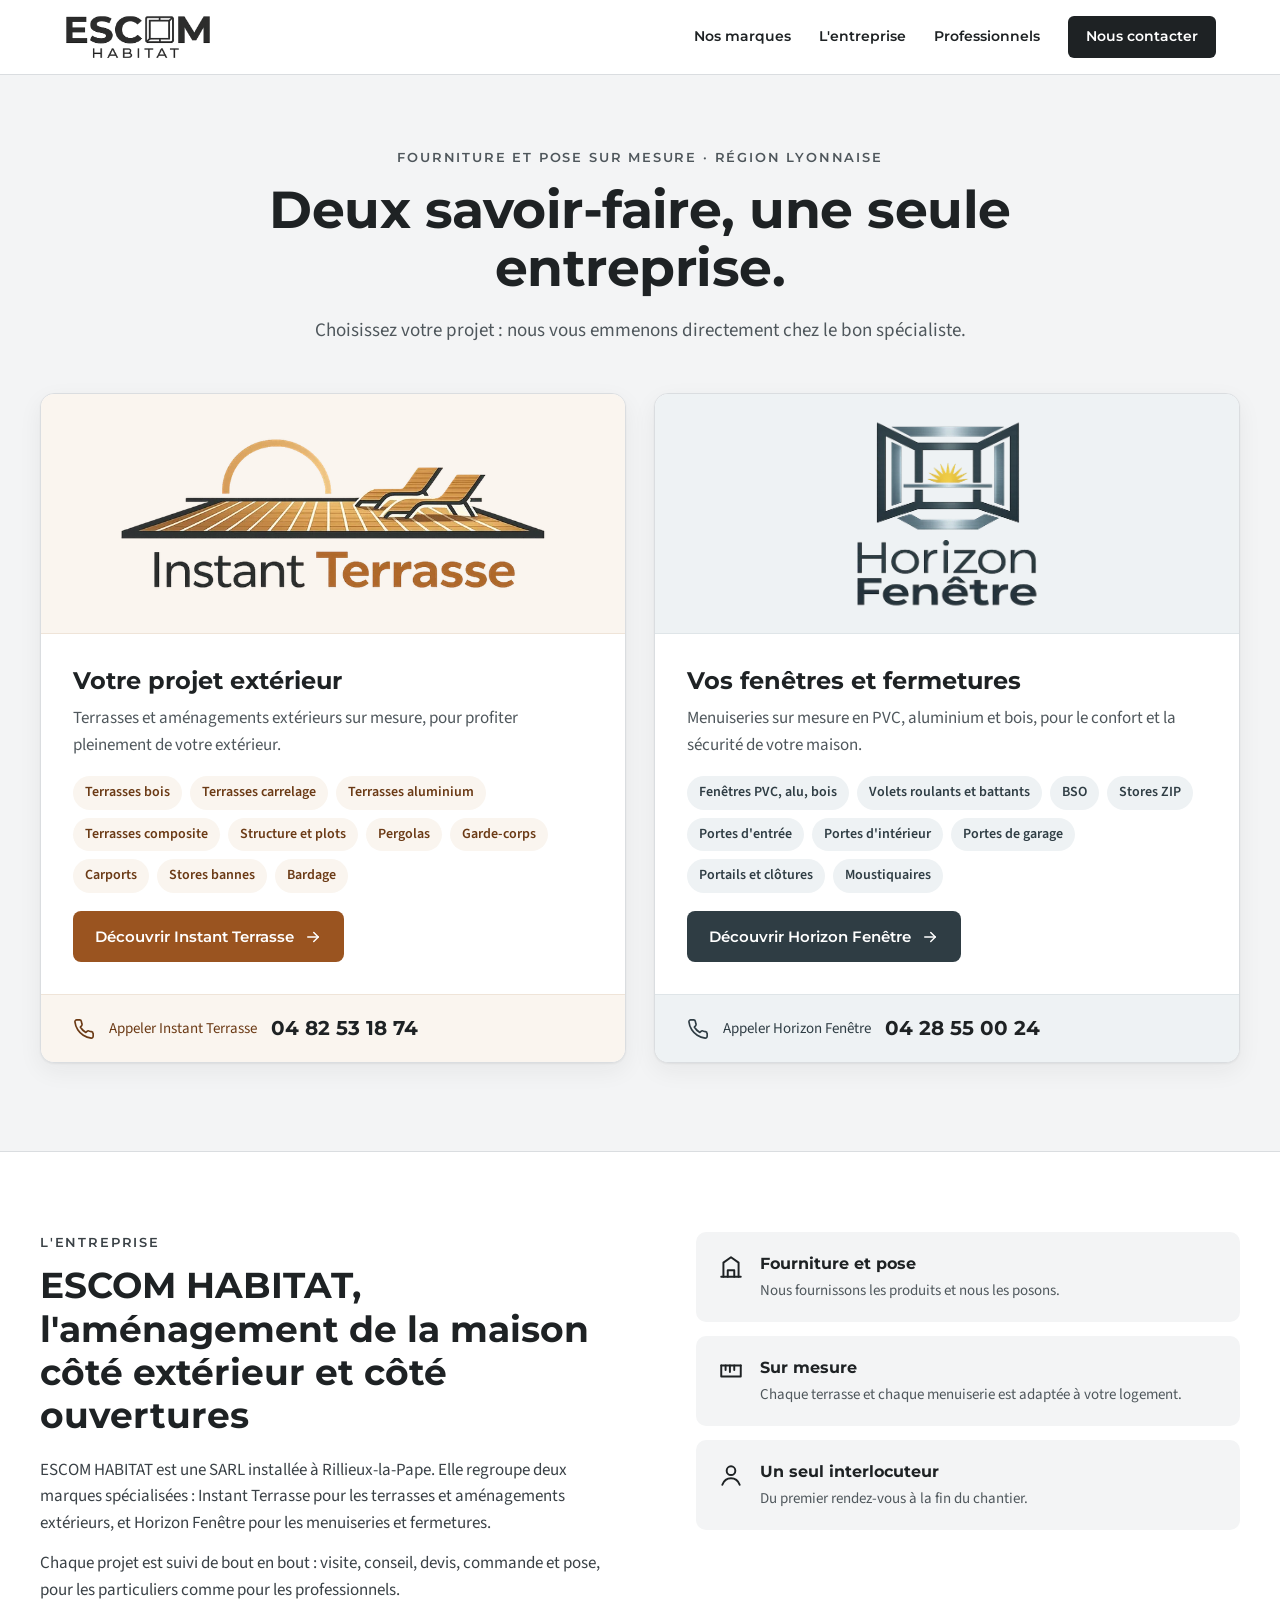
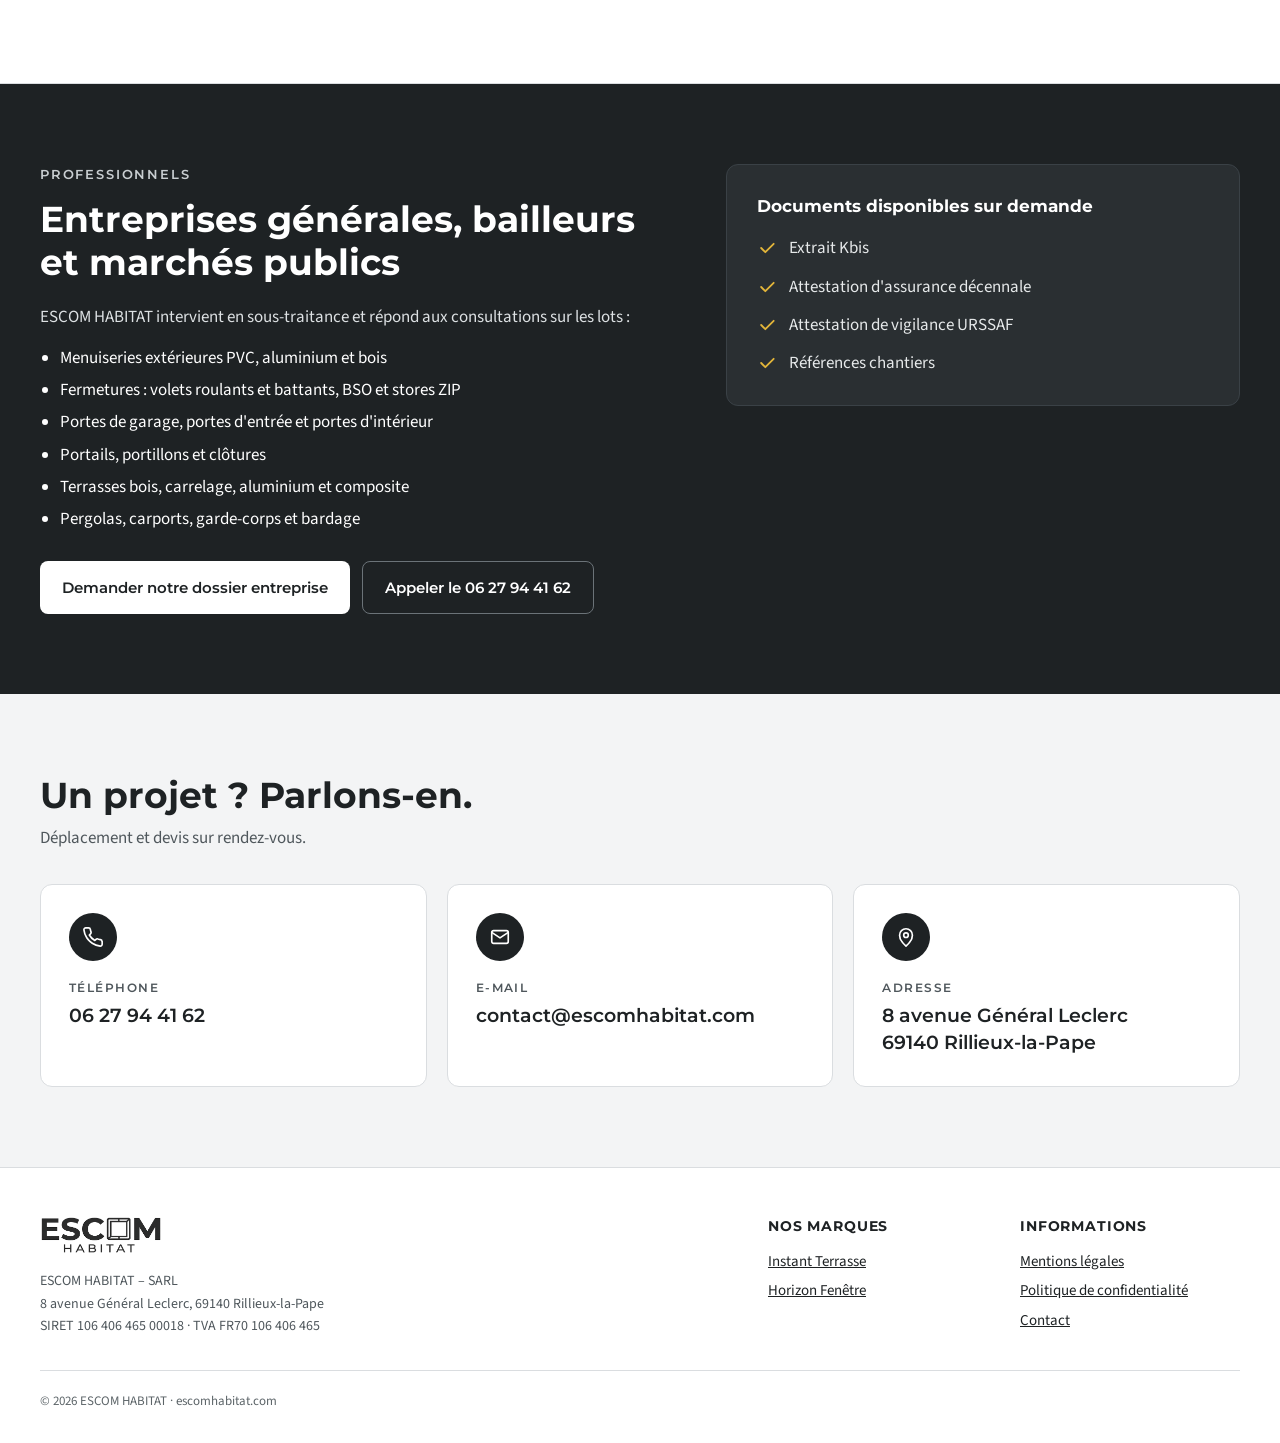
<file: index.html>
<!doctype html>
<html lang="fr">
<head>
<meta charset="utf-8">
<meta name="viewport" content="width=device-width, initial-scale=1">
<title>ESCOM HABITAT – Terrasses et menuiseries sur mesure | Rillieux-la-Pape</title>
<meta name="description" content="ESCOM HABITAT, entreprise de Rillieux-la-Pape, regroupe Instant Terrasse (terrasses, pergolas, carports, garde-corps) et Horizon Fenêtre (fenêtres, volets, portes, portails). Fourniture et pose sur mesure.">
<link rel="canonical" href="https://www.escomhabitat.com/">
<meta name="theme-color" content="#1E2224">

<meta property="og:type" content="website">
<meta property="og:locale" content="fr_FR">
<meta property="og:site_name" content="ESCOM HABITAT">
<meta property="og:title" content="ESCOM HABITAT – Terrasses et menuiseries sur mesure">
<meta property="og:description" content="Deux savoir-faire, une seule entreprise : Instant Terrasse et Horizon Fenêtre, en région lyonnaise.">
<meta property="og:url" content="https://www.escomhabitat.com/">
<meta property="og:image" content="https://www.escomhabitat.com/assets/img/og-escom-habitat.jpg">
<meta property="og:image:width" content="1200">
<meta property="og:image:height" content="630">
<meta name="twitter:card" content="summary_large_image">

<link rel="icon" href="/favicon.ico" sizes="48x48">
<link rel="icon" href="/assets/img/icon-192.png" type="image/png" sizes="192x192">
<link rel="apple-touch-icon" href="/apple-touch-icon.png">
<link rel="manifest" href="/site.webmanifest">

<link rel="preload" href="/assets/fonts/montserrat-latin-700-normal.woff2" as="font" type="font/woff2" crossorigin>
<link rel="preload" href="/assets/fonts/source-sans-3-latin-400-normal.woff2" as="font" type="font/woff2" crossorigin>
<link rel="stylesheet" href="/assets/css/style.css">

<script type="application/ld+json">
{
  "@context": "https://schema.org",
  "@type": "HomeAndConstructionBusiness",
  "@id": "https://www.escomhabitat.com/#entreprise",
  "name": "ESCOM HABITAT",
  "legalName": "ESCOM HABITAT SARL",
  "url": "https://www.escomhabitat.com/",
  "logo": "https://www.escomhabitat.com/assets/img/icon-512.png",
  "image": "https://www.escomhabitat.com/assets/img/og-escom-habitat.jpg",
  "description": "Fourniture et pose sur mesure de terrasses, pergolas, carports, garde-corps, fenêtres, volets, portes et portails.",
  "email": "contact@escomhabitat.com",
  "telephone": "+33627944162",
  "vatID": "FR70106406465",
  "taxID": "10640646500018",
  "address": {
    "@type": "PostalAddress",
    "streetAddress": "8 avenue Général Leclerc",
    "postalCode": "69140",
    "addressLocality": "Rillieux-la-Pape",
    "addressRegion": "Auvergne-Rhône-Alpes",
    "addressCountry": "FR"
  },
  "brand": [
    { "@type": "Brand", "name": "Instant Terrasse", "url": "https://instantterrasse.com/" },
    { "@type": "Brand", "name": "Horizon Fenêtre", "url": "https://www.horizonfenetre.com/" }
  ],
  "subOrganization": [
    { "@type": "HomeAndConstructionBusiness", "name": "Instant Terrasse", "url": "https://instantterrasse.com/", "telephone": "+33482531874" },
    { "@type": "HomeAndConstructionBusiness", "name": "Horizon Fenêtre", "url": "https://www.horizonfenetre.com/", "telephone": "+33428550024" }
  ]
}
</script>
</head>
<body>
<a class="skip" href="#contenu">Aller au contenu</a>

<header class="site-header">
  <div class="wrap">
    <a class="brand" href="/" aria-label="ESCOM HABITAT – accueil">
      <img src="/assets/img/escom-habitat.webp" alt="ESCOM HABITAT" width="148" height="46">
    </a>
    <nav class="nav" aria-label="Navigation principale">
      <a href="#marques">Nos marques</a>
      <a href="#societe">L'entreprise</a>
      <a href="#pros">Professionnels</a>
      <a class="nav-cta" href="#contact">Nous contacter</a>
    </nav>
  </div>
</header>

<main id="contenu">

  <section class="hero" id="accueil" aria-labelledby="titre-accueil">
    <div class="wrap">
      <div class="hero-head">
        <p class="eyebrow">Fourniture et pose sur mesure · Région lyonnaise</p>
        <h1 id="titre-accueil">Deux savoir-faire, une seule entreprise.</h1>
        <p class="hero-lead">Choisissez votre projet : nous vous emmenons directement chez le bon spécialiste.</p>
      </div>

      <div class="brands" id="marques">

        <article class="brand-card is-terrasse">
          <a class="brand-link" href="https://instantterrasse.com/">
            <div class="brand-logo">
              <img src="/assets/img/instant-terrasse.webp" alt="Instant Terrasse" width="680" height="246">
            </div>
            <div class="brand-body">
              <div>
                <h2>Votre projet extérieur</h2>
                <p>Terrasses et aménagements extérieurs sur mesure, pour profiter pleinement de votre extérieur.</p>
              </div>
              <ul class="tags" aria-label="Prestations Instant Terrasse">
                <li>Terrasses bois</li>
                <li>Terrasses carrelage</li>
                <li>Terrasses aluminium</li>
                <li>Terrasses composite</li>
                <li>Structure et plots</li>
                <li>Pergolas</li>
                <li>Garde-corps</li>
                <li>Carports</li>
                <li>Stores bannes</li>
                <li>Bardage</li>
              </ul>
              <span class="btn">Découvrir Instant Terrasse
                <svg aria-hidden="true" width="18" height="18" viewBox="0 0 24 24" fill="none" stroke="currentColor" stroke-width="2" stroke-linecap="round" stroke-linejoin="round"><path d="M5 12h14"/><path d="M13 6l6 6-6 6"/></svg>
              </span>
            </div>
          </a>
          <a class="brand-call" href="tel:+33482531874">
            <svg aria-hidden="true" width="22" height="22" viewBox="0 0 24 24" fill="none" stroke="currentColor" stroke-width="1.8" stroke-linecap="round" stroke-linejoin="round"><path d="M22 16.9v3a2 2 0 0 1-2.2 2 19.8 19.8 0 0 1-8.6-3.1 19.5 19.5 0 0 1-6-6A19.8 19.8 0 0 1 2.1 4.2 2 2 0 0 1 4.1 2h3a2 2 0 0 1 2 1.7c.1.9.4 1.8.7 2.7a2 2 0 0 1-.5 2.1L8 9.8a16 16 0 0 0 6 6l1.3-1.3a2 2 0 0 1 2.1-.4c.9.3 1.8.6 2.7.7a2 2 0 0 1 1.7 2z"/></svg>
            <span>Appeler Instant Terrasse</span>
            <strong>04 82 53 18 74</strong>
          </a>
        </article>

        <article class="brand-card is-fenetre">
          <a class="brand-link" href="https://www.horizonfenetre.com/">
            <div class="brand-logo">
              <img src="/assets/img/horizon-fenetre.webp" alt="Horizon Fenêtre" width="420" height="429">
            </div>
            <div class="brand-body">
              <div>
                <h2>Vos fenêtres et fermetures</h2>
                <p>Menuiseries sur mesure en PVC, aluminium et bois, pour le confort et la sécurité de votre maison.</p>
              </div>
              <ul class="tags" aria-label="Prestations Horizon Fenêtre">
                <li>Fenêtres PVC, alu, bois</li>
                <li>Volets roulants et battants</li>
                <li>BSO</li>
                <li>Stores ZIP</li>
                <li>Portes d'entrée</li>
                <li>Portes d'intérieur</li>
                <li>Portes de garage</li>
                <li>Portails et clôtures</li>
                <li>Moustiquaires</li>
              </ul>
              <span class="btn">Découvrir Horizon Fenêtre
                <svg aria-hidden="true" width="18" height="18" viewBox="0 0 24 24" fill="none" stroke="currentColor" stroke-width="2" stroke-linecap="round" stroke-linejoin="round"><path d="M5 12h14"/><path d="M13 6l6 6-6 6"/></svg>
              </span>
            </div>
          </a>
          <a class="brand-call" href="tel:+33428550024">
            <svg aria-hidden="true" width="22" height="22" viewBox="0 0 24 24" fill="none" stroke="currentColor" stroke-width="1.8" stroke-linecap="round" stroke-linejoin="round"><path d="M22 16.9v3a2 2 0 0 1-2.2 2 19.8 19.8 0 0 1-8.6-3.1 19.5 19.5 0 0 1-6-6A19.8 19.8 0 0 1 2.1 4.2 2 2 0 0 1 4.1 2h3a2 2 0 0 1 2 1.7c.1.9.4 1.8.7 2.7a2 2 0 0 1-.5 2.1L8 9.8a16 16 0 0 0 6 6l1.3-1.3a2 2 0 0 1 2.1-.4c.9.3 1.8.6 2.7.7a2 2 0 0 1 1.7 2z"/></svg>
            <span>Appeler Horizon Fenêtre</span>
            <strong>04 28 55 00 24</strong>
          </a>
        </article>

      </div>
    </div>
  </section>

  <section class="section company" id="societe" aria-labelledby="titre-societe">
    <div class="wrap split">
      <div class="company-text">
        <p class="eyebrow">L'entreprise</p>
        <h2 class="h2" id="titre-societe">ESCOM HABITAT, l'aménagement de la maison côté extérieur et côté ouvertures</h2>
        <p>ESCOM HABITAT est une SARL installée à Rillieux-la-Pape. Elle regroupe deux marques spécialisées : Instant Terrasse pour les terrasses et aménagements extérieurs, et Horizon Fenêtre pour les menuiseries et fermetures.</p>
        <p>Chaque projet est suivi de bout en bout : visite, conseil, devis, commande et pose, pour les particuliers comme pour les professionnels.</p>
      </div>
      <ul class="points">
        <li>
          <svg aria-hidden="true" width="26" height="26" viewBox="0 0 24 24" fill="none" stroke="currentColor" stroke-width="1.8" stroke-linecap="round" stroke-linejoin="round"><path d="M3 21h18"/><path d="M5 21V8l7-5 7 5v13"/><path d="M9 21v-6h6v6"/></svg>
          <div><h3>Fourniture et pose</h3><p>Nous fournissons les produits et nous les posons.</p></div>
        </li>
        <li>
          <svg aria-hidden="true" width="26" height="26" viewBox="0 0 24 24" fill="none" stroke="currentColor" stroke-width="1.8" stroke-linecap="round" stroke-linejoin="round"><path d="M3 7h18"/><path d="M3 7v10h18V7"/><path d="M7 7v4"/><path d="M11 7v6"/><path d="M15 7v4"/></svg>
          <div><h3>Sur mesure</h3><p>Chaque terrasse et chaque menuiserie est adaptée à votre logement.</p></div>
        </li>
        <li>
          <svg aria-hidden="true" width="26" height="26" viewBox="0 0 24 24" fill="none" stroke="currentColor" stroke-width="1.8" stroke-linecap="round" stroke-linejoin="round"><circle cx="12" cy="8" r="4"/><path d="M4 21c1.5-4 4.5-6 8-6s6.5 2 8 6"/></svg>
          <div><h3>Un seul interlocuteur</h3><p>Du premier rendez-vous à la fin du chantier.</p></div>
        </li>
      </ul>
    </div>
  </section>

  <section class="section pros" id="pros" aria-labelledby="titre-pros">
    <div class="wrap split">
      <div class="pros-main">
        <p class="eyebrow">Professionnels</p>
        <h2 class="h2" id="titre-pros">Entreprises générales, bailleurs et marchés publics</h2>
        <p>ESCOM HABITAT intervient en sous-traitance et répond aux consultations sur les lots :</p>
        <ul>
          <li>Menuiseries extérieures PVC, aluminium et bois</li>
          <li>Fermetures : volets roulants et battants, BSO et stores ZIP</li>
          <li>Portes de garage, portes d'entrée et portes d'intérieur</li>
          <li>Portails, portillons et clôtures</li>
          <li>Terrasses bois, carrelage, aluminium et composite</li>
          <li>Pergolas, carports, garde-corps et bardage</li>
        </ul>
        <div class="actions">
          <a class="btn btn-light" href="mailto:contact@escomhabitat.com?subject=Demande%20de%20dossier%20entreprise">Demander notre dossier entreprise</a>
          <a class="btn btn-ghost" href="tel:+33627944162">Appeler le 06 27 94 41 62</a>
        </div>
      </div>
      <aside class="docs" aria-labelledby="titre-docs">
        <h3 id="titre-docs">Documents disponibles sur demande</h3>
        <ul>
          <li><svg aria-hidden="true" width="20" height="20" viewBox="0 0 24 24" fill="none" stroke="#E2B53A" stroke-width="2.2" stroke-linecap="round" stroke-linejoin="round"><path d="M5 12l5 5L20 7"/></svg>Extrait Kbis</li>
          <li><svg aria-hidden="true" width="20" height="20" viewBox="0 0 24 24" fill="none" stroke="#E2B53A" stroke-width="2.2" stroke-linecap="round" stroke-linejoin="round"><path d="M5 12l5 5L20 7"/></svg>Attestation d'assurance décennale</li>
          <li><svg aria-hidden="true" width="20" height="20" viewBox="0 0 24 24" fill="none" stroke="#E2B53A" stroke-width="2.2" stroke-linecap="round" stroke-linejoin="round"><path d="M5 12l5 5L20 7"/></svg>Attestation de vigilance URSSAF</li>
          <li><svg aria-hidden="true" width="20" height="20" viewBox="0 0 24 24" fill="none" stroke="#E2B53A" stroke-width="2.2" stroke-linecap="round" stroke-linejoin="round"><path d="M5 12l5 5L20 7"/></svg>Références chantiers</li>
        </ul>
      </aside>
    </div>
  </section>

  <section class="section contact" id="contact" aria-labelledby="titre-contact">
    <div class="wrap">
      <h2 class="h2" id="titre-contact">Un projet ? Parlons-en.</h2>
      <p class="contact-lead">Déplacement et devis sur rendez-vous.</p>
      <div class="contact-grid">
        <a class="contact-card" href="tel:+33627944162">
          <span class="contact-icon"><svg aria-hidden="true" width="22" height="22" viewBox="0 0 24 24" fill="none" stroke="currentColor" stroke-width="1.8" stroke-linecap="round" stroke-linejoin="round"><path d="M22 16.9v3a2 2 0 0 1-2.2 2 19.8 19.8 0 0 1-8.6-3.1 19.5 19.5 0 0 1-6-6A19.8 19.8 0 0 1 2.1 4.2 2 2 0 0 1 4.1 2h3a2 2 0 0 1 2 1.7c.1.9.4 1.8.7 2.7a2 2 0 0 1-.5 2.1L8 9.8a16 16 0 0 0 6 6l1.3-1.3a2 2 0 0 1 2.1-.4c.9.3 1.8.6 2.7.7a2 2 0 0 1 1.7 2z"/></svg></span>
          <span><span class="contact-label">Téléphone</span><span class="contact-value">06 27 94 41 62</span></span>
        </a>
        <a class="contact-card" href="mailto:contact@escomhabitat.com">
          <span class="contact-icon"><svg aria-hidden="true" width="22" height="22" viewBox="0 0 24 24" fill="none" stroke="currentColor" stroke-width="1.8" stroke-linecap="round" stroke-linejoin="round"><rect x="3" y="5" width="18" height="14" rx="2"/><path d="M3 7l9 6 9-6"/></svg></span>
          <span><span class="contact-label">E-mail</span><span class="contact-value">contact@escomhabitat.com</span></span>
        </a>
        <address class="contact-card">
          <span class="contact-icon"><svg aria-hidden="true" width="22" height="22" viewBox="0 0 24 24" fill="none" stroke="currentColor" stroke-width="1.8" stroke-linecap="round" stroke-linejoin="round"><path d="M12 22s7-6.2 7-12a7 7 0 0 0-14 0c0 5.8 7 12 7 12z"/><circle cx="12" cy="10" r="2.5"/></svg></span>
          <span><span class="contact-label">Adresse</span><span class="contact-value">8 avenue Général Leclerc<br>69140 Rillieux-la-Pape</span></span>
        </address>
      </div>
    </div>
  </section>

</main>

<footer class="site-footer">
  <div class="wrap">
    <div class="footer-top">
      <div class="footer-id">
        <img src="/assets/img/escom-habitat.webp" alt="ESCOM HABITAT" width="122" height="38" loading="lazy">
        <p>ESCOM HABITAT – SARL<br>8 avenue Général Leclerc, 69140 Rillieux-la-Pape<br>SIRET 106 406 465 00018 · TVA FR70 106 406 465</p>
      </div>
      <div class="footer-col">
        <h2>Nos marques</h2>
        <ul>
          <li><a href="https://instantterrasse.com/">Instant Terrasse</a></li>
          <li><a href="https://www.horizonfenetre.com/">Horizon Fenêtre</a></li>
        </ul>
      </div>
      <div class="footer-col">
        <h2>Informations</h2>
        <ul>
          <li><a href="/mentions-legales">Mentions légales</a></li>
          <li><a href="/mentions-legales#confidentialite">Politique de confidentialité</a></li>
          <li><a href="#contact">Contact</a></li>
        </ul>
      </div>
    </div>
    <p class="footer-bottom">© 2026 ESCOM HABITAT · escomhabitat.com</p>
  </div>
</footer>
</body>
</html>
</file>
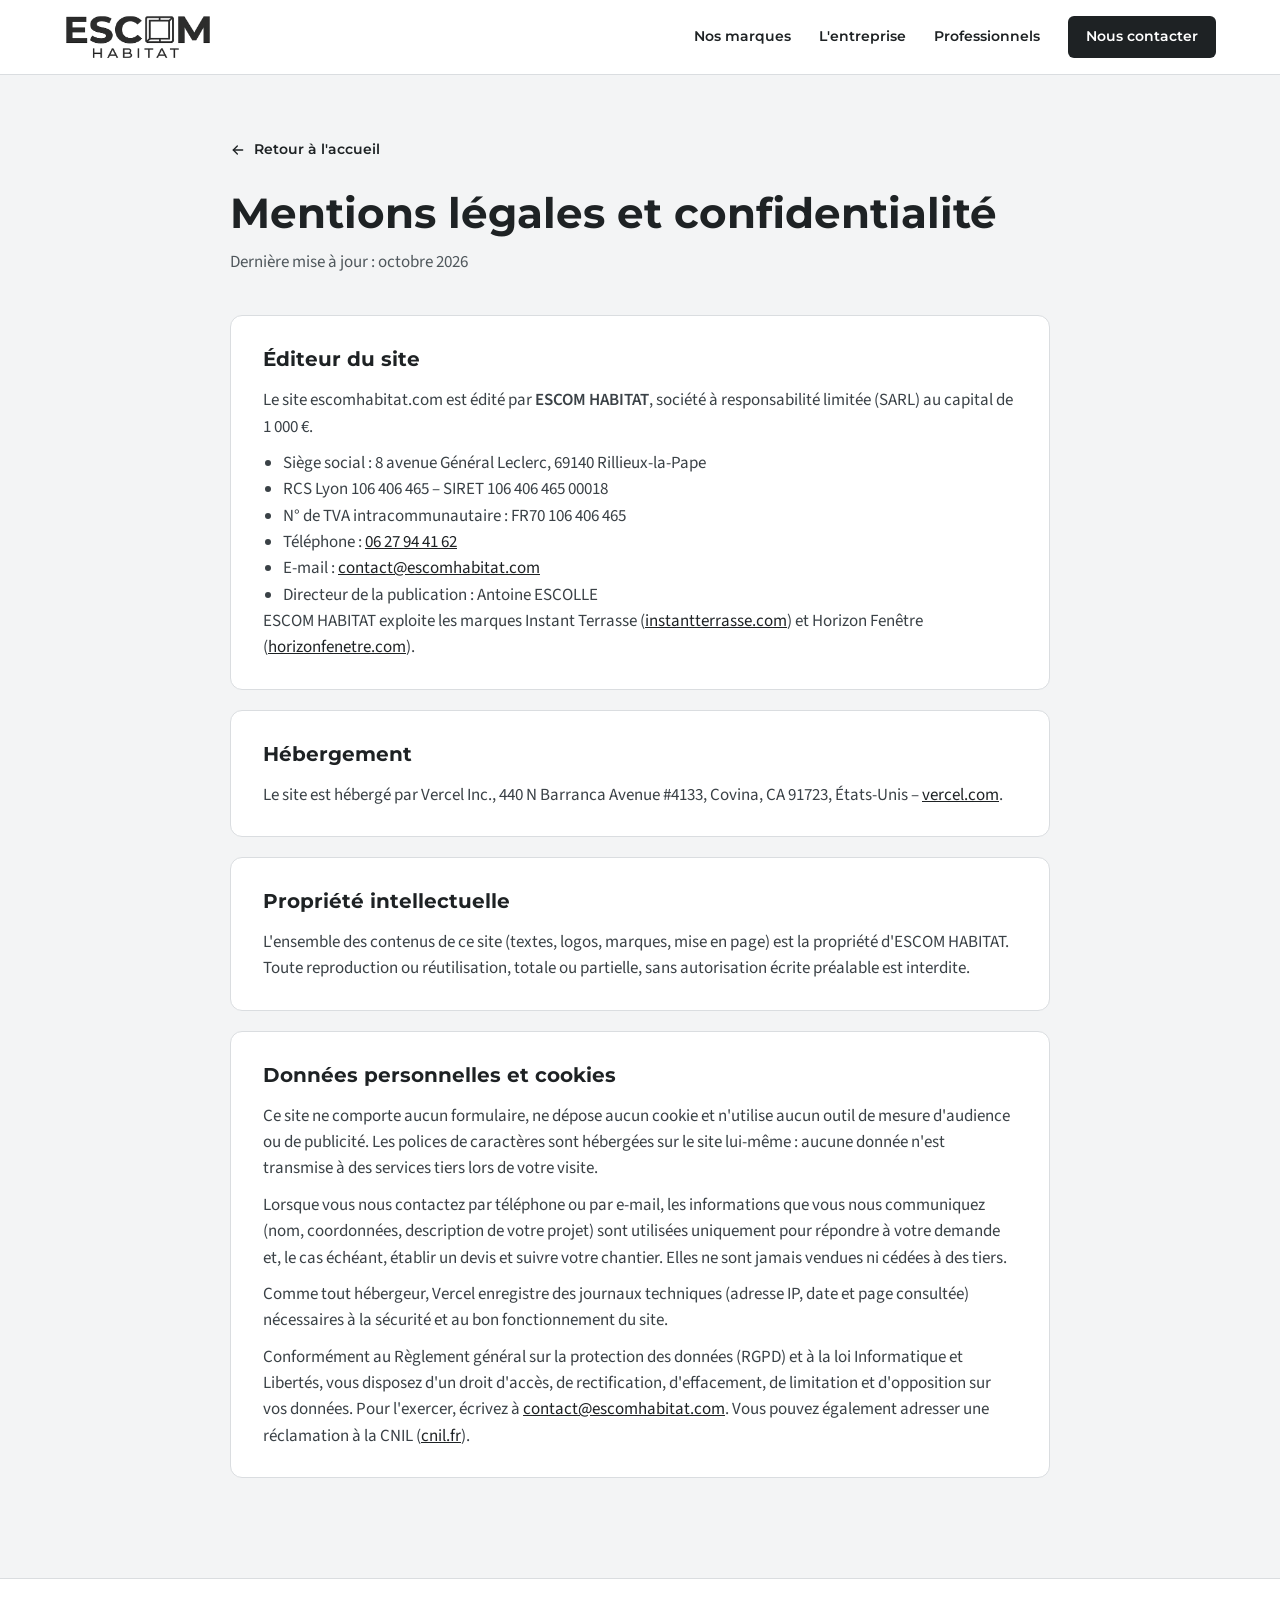
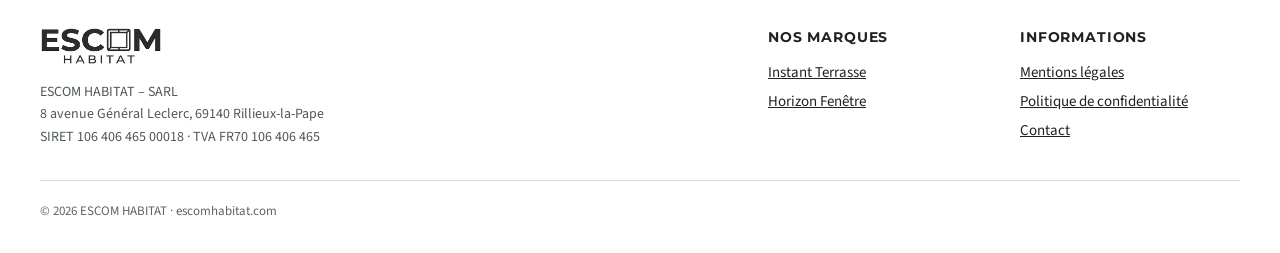
<file: mentions-legales.html>
<!doctype html>
<html lang="fr">
<head>
<meta charset="utf-8">
<meta name="viewport" content="width=device-width, initial-scale=1">
<title>Mentions légales et confidentialité – ESCOM HABITAT</title>
<meta name="description" content="Mentions légales et politique de confidentialité du site escomhabitat.com, édité par ESCOM HABITAT SARL, Rillieux-la-Pape.">
<link rel="canonical" href="https://www.escomhabitat.com/mentions-legales">
<meta name="theme-color" content="#1E2224">
<link rel="icon" href="/favicon.ico" sizes="48x48">
<link rel="icon" href="/assets/img/icon-192.png" type="image/png" sizes="192x192">
<link rel="apple-touch-icon" href="/apple-touch-icon.png">
<link rel="stylesheet" href="/assets/css/style.css">
</head>
<body>
<a class="skip" href="#contenu">Aller au contenu</a>

<header class="site-header">
  <div class="wrap">
    <a class="brand" href="/" aria-label="ESCOM HABITAT – accueil">
      <img src="/assets/img/escom-habitat.webp" alt="ESCOM HABITAT" width="148" height="46">
    </a>
    <nav class="nav" aria-label="Navigation principale">
      <a href="/#marques">Nos marques</a>
      <a href="/#societe">L'entreprise</a>
      <a href="/#pros">Professionnels</a>
      <a class="nav-cta" href="/#contact">Nous contacter</a>
    </nav>
  </div>
</header>

<main id="contenu" class="legal">
  <div class="wrap">
    <a class="back" href="/"><svg aria-hidden="true" width="16" height="16" viewBox="0 0 24 24" fill="none" stroke="currentColor" stroke-width="2" stroke-linecap="round" stroke-linejoin="round"><path d="M19 12H5"/><path d="M11 18l-6-6 6-6"/></svg>Retour à l'accueil</a>
    <h1>Mentions légales et confidentialité</h1>
    <p class="updated">Dernière mise à jour : octobre 2026</p>

    <section aria-labelledby="editeur">
      <h2 id="editeur">Éditeur du site</h2>
      <p>Le site escomhabitat.com est édité par <strong>ESCOM HABITAT</strong>, société à responsabilité limitée (SARL) au capital de 1 000 €.</p>
      <ul>
        <li>Siège social : 8 avenue Général Leclerc, 69140 Rillieux-la-Pape</li>
        <li>RCS Lyon 106 406 465 – SIRET 106 406 465 00018</li>
        <li>N° de TVA intracommunautaire : FR70 106 406 465</li>
        <li>Téléphone : <a href="tel:+33627944162">06 27 94 41 62</a></li>
        <li>E-mail : <a href="mailto:contact@escomhabitat.com">contact@escomhabitat.com</a></li>
        <li>Directeur de la publication : Antoine ESCOLLE</li>
      </ul>
      <p>ESCOM HABITAT exploite les marques Instant Terrasse (<a href="https://instantterrasse.com/">instantterrasse.com</a>) et Horizon Fenêtre (<a href="https://www.horizonfenetre.com/">horizonfenetre.com</a>).</p>
    </section>

    <section aria-labelledby="hebergeur">
      <h2 id="hebergeur">Hébergement</h2>
      <p>Le site est hébergé par Vercel Inc., 440 N Barranca Avenue #4133, Covina, CA 91723, États-Unis – <a href="https://vercel.com">vercel.com</a>.</p>
    </section>

    <section aria-labelledby="propriete">
      <h2 id="propriete">Propriété intellectuelle</h2>
      <p>L'ensemble des contenus de ce site (textes, logos, marques, mise en page) est la propriété d'ESCOM HABITAT. Toute reproduction ou réutilisation, totale ou partielle, sans autorisation écrite préalable est interdite.</p>
    </section>

    <section aria-labelledby="confidentialite" id="confidentialite">
      <h2 id="titre-confidentialite">Données personnelles et cookies</h2>
      <p>Ce site ne comporte aucun formulaire, ne dépose aucun cookie et n'utilise aucun outil de mesure d'audience ou de publicité. Les polices de caractères sont hébergées sur le site lui-même : aucune donnée n'est transmise à des services tiers lors de votre visite.</p>
      <p>Lorsque vous nous contactez par téléphone ou par e-mail, les informations que vous nous communiquez (nom, coordonnées, description de votre projet) sont utilisées uniquement pour répondre à votre demande et, le cas échéant, établir un devis et suivre votre chantier. Elles ne sont jamais vendues ni cédées à des tiers.</p>
      <p>Comme tout hébergeur, Vercel enregistre des journaux techniques (adresse IP, date et page consultée) nécessaires à la sécurité et au bon fonctionnement du site.</p>
      <p>Conformément au Règlement général sur la protection des données (RGPD) et à la loi Informatique et Libertés, vous disposez d'un droit d'accès, de rectification, d'effacement, de limitation et d'opposition sur vos données. Pour l'exercer, écrivez à <a href="mailto:contact@escomhabitat.com">contact@escomhabitat.com</a>. Vous pouvez également adresser une réclamation à la CNIL (<a href="https://www.cnil.fr">cnil.fr</a>).</p>
    </section>
  </div>
</main>

<footer class="site-footer">
  <div class="wrap">
    <div class="footer-top">
      <div class="footer-id">
        <img src="/assets/img/escom-habitat.webp" alt="ESCOM HABITAT" width="122" height="38" loading="lazy">
        <p>ESCOM HABITAT – SARL<br>8 avenue Général Leclerc, 69140 Rillieux-la-Pape<br>SIRET 106 406 465 00018 · TVA FR70 106 406 465</p>
      </div>
      <div class="footer-col">
        <h2>Nos marques</h2>
        <ul>
          <li><a href="https://instantterrasse.com/">Instant Terrasse</a></li>
          <li><a href="https://www.horizonfenetre.com/">Horizon Fenêtre</a></li>
        </ul>
      </div>
      <div class="footer-col">
        <h2>Informations</h2>
        <ul>
          <li><a href="/mentions-legales">Mentions légales</a></li>
          <li><a href="/mentions-legales#confidentialite">Politique de confidentialité</a></li>
          <li><a href="/#contact">Contact</a></li>
        </ul>
      </div>
    </div>
    <p class="footer-bottom">© 2026 ESCOM HABITAT · escomhabitat.com</p>
  </div>
</footer>
</body>
</html>
</file>
<file: assets/css/style.css>
/* ESCOM HABITAT — escomhabitat.com */

@font-face{font-family:"Montserrat";font-style:normal;font-weight:500;font-display:swap;src:url("../fonts/montserrat-latin-500-normal.woff2") format("woff2")}
@font-face{font-family:"Montserrat";font-style:normal;font-weight:600;font-display:swap;src:url("../fonts/montserrat-latin-600-normal.woff2") format("woff2")}
@font-face{font-family:"Montserrat";font-style:normal;font-weight:700;font-display:swap;src:url("../fonts/montserrat-latin-700-normal.woff2") format("woff2")}
@font-face{font-family:"Source Sans 3";font-style:normal;font-weight:400;font-display:swap;src:url("../fonts/source-sans-3-latin-400-normal.woff2") format("woff2")}
@font-face{font-family:"Source Sans 3";font-style:normal;font-weight:600;font-display:swap;src:url("../fonts/source-sans-3-latin-600-normal.woff2") format("woff2")}

:root{
  --ground:#F3F4F5;
  --surface:#FFFFFF;
  --ink:#1E2224;
  --text:#3A4146;
  --muted:#4F575C;
  --line:#DADDE0;
  --wood:#9A5420;
  --wood-ink:#6B3A15;
  --wood-tint:#FAF5EF;
  --wood-line:#EFE4D8;
  --slate:#2F3D44;
  --slate-tint:#EEF2F4;
  --slate-line:#DFE5E8;
  --gold:#E2B53A;
  --display:"Montserrat",system-ui,sans-serif;
  --body:"Source Sans 3",system-ui,sans-serif;
  --radius:14px;
}

*,*::before,*::after{box-sizing:border-box}
html{scroll-behavior:smooth;-webkit-text-size-adjust:100%}
body{margin:0;background:var(--ground);color:var(--ink);font-family:var(--body);font-size:17px;line-height:1.55}
img{max-width:100%;height:auto;display:block}
a{color:var(--ink)}
a:hover{color:var(--muted)}
h1,h2,h3{font-family:var(--display);margin:0;color:inherit}
p{margin:0}
:focus-visible{outline:3px solid var(--gold);outline-offset:3px;border-radius:4px}
[id]{scroll-margin-top:24px}
@media (prefers-reduced-motion:reduce){html{scroll-behavior:auto}*{transition:none!important}}

.wrap{max-width:1200px;margin:0 auto}
.section{padding:80px 24px}
.eyebrow{font-family:var(--display);font-size:13px;font-weight:600;letter-spacing:.14em;text-transform:uppercase;color:var(--muted);margin-bottom:12px}
.h2{font-size:clamp(26px,3.4vw,36px);line-height:1.2;font-weight:700}
.skip{position:absolute;left:-9999px;top:8px;background:var(--ink);color:#fff;padding:10px 16px;border-radius:6px;z-index:10}
.skip:focus{left:16px;color:#fff}

/* En-tête */
.site-header{background:var(--surface);border-bottom:1px solid var(--line)}
.site-header .wrap{padding:14px 24px;display:flex;flex-wrap:wrap;align-items:center;justify-content:space-between;gap:16px}
.brand img{height:46px;width:auto}
.nav{display:flex;flex-wrap:wrap;align-items:center;gap:8px 28px;font-family:var(--display);font-size:14px;font-weight:600}
.nav a{text-decoration:none;padding:10px 0}
.nav .nav-cta{padding:10px 18px;background:var(--ink);color:#fff;border-radius:6px}
.nav .nav-cta:hover{background:#353B3F;color:#fff}

/* Accueil + aiguillage */
.hero{padding:72px 24px 88px}
.hero-head{text-align:center;max-width:760px;margin:0 auto 48px}
.hero-head .eyebrow{margin-bottom:14px}
.hero h1{font-size:clamp(32px,5vw,52px);line-height:1.12;font-weight:700;letter-spacing:-.01em;margin-bottom:18px}
.hero-lead{font-size:19px;color:var(--muted)}

.brands{display:flex;flex-wrap:wrap;gap:28px}
.brand-card{flex:1 1 420px;min-width:0;display:flex;flex-direction:column;background:var(--surface);border:1px solid var(--line);border-radius:var(--radius);overflow:hidden;box-shadow:0 1px 2px rgba(30,34,36,.06),0 8px 24px rgba(30,34,36,.06);transition:box-shadow .2s ease,transform .2s ease}
.brand-card:hover{box-shadow:0 2px 4px rgba(30,34,36,.08),0 16px 40px rgba(30,34,36,.12);transform:translateY(-2px)}
.brand-link{display:flex;flex-direction:column;flex-grow:1;text-decoration:none;color:var(--ink)}
.brand-link:hover{color:var(--ink)}
.brand-logo{height:240px;display:flex;align-items:center;justify-content:center;padding:28px;border-bottom:1px solid}
.brand-logo img{width:auto;height:auto}
.brand-body{padding:28px 32px 32px;display:flex;flex-direction:column;gap:18px;flex-grow:1}
.brand-body h2{font-size:24px;font-weight:700;margin-bottom:6px}
.brand-body p{color:var(--muted)}
.tags{display:flex;flex-wrap:wrap;gap:8px;font-size:14px;font-weight:600;list-style:none;margin:0;padding:0}
.tags li{padding:6px 12px;border-radius:999px}
.btn{display:inline-flex;align-items:center;gap:10px;padding:14px 22px;border-radius:8px;font-family:var(--display);font-size:15px;font-weight:600;text-decoration:none;color:#fff}
.brand-link .btn{margin-top:auto;align-self:flex-start;transition:gap .2s ease}
.brand-link:hover .btn{gap:14px}
.brand-call{display:flex;flex-wrap:wrap;align-items:center;gap:4px 14px;padding:18px 32px;border-top:1px solid;text-decoration:none}
.brand-call span{font-size:15px}
.brand-call strong{font-family:var(--display);font-size:20px;font-weight:700;color:var(--ink)}

.is-terrasse .brand-logo,.is-terrasse .brand-call,.is-terrasse .tags li{background:var(--wood-tint)}
.is-terrasse .brand-logo,.is-terrasse .brand-call{border-color:var(--wood-line)}
.is-terrasse .tags li,.is-terrasse .brand-call,.is-terrasse .brand-call:hover{color:var(--wood-ink)}
.is-terrasse .btn{background:var(--wood)}
.is-terrasse .brand-logo img{max-width:82%;max-height:170px}

.is-fenetre .brand-logo,.is-fenetre .brand-call,.is-fenetre .tags li{background:var(--slate-tint)}
.is-fenetre .brand-logo,.is-fenetre .brand-call{border-color:var(--slate-line)}
.is-fenetre .brand-logo{padding:24px}
.is-fenetre .tags li,.is-fenetre .brand-call,.is-fenetre .brand-call:hover{color:var(--slate)}
.is-fenetre .btn{background:var(--slate)}
.is-fenetre .brand-logo img{max-width:70%;max-height:190px}

/* L'entreprise */
.company{background:var(--surface);border-top:1px solid var(--line);border-bottom:1px solid var(--line)}
.split{display:flex;flex-wrap:wrap;gap:48px 72px}
.split > *{min-width:0}
.company-text{flex:1 1 420px}
.company-text .h2{margin-bottom:20px}
.company-text p{color:var(--text)}
.company-text p + p{margin-top:14px}
.points{flex:1 1 380px;display:flex;flex-direction:column;gap:14px;list-style:none;margin:0;padding:0}
.points li{display:flex;gap:16px;align-items:flex-start;padding:20px 22px;background:var(--ground);border-radius:10px}
.points svg{flex-shrink:0;margin-top:2px}
.points h3{font-size:16px;font-weight:700;margin-bottom:2px}
.points p{font-size:15px;color:var(--muted)}

/* Professionnels */
.pros{background:var(--ink);color:#fff}
.pros .eyebrow{color:#C9CED1}
.pros-main{flex:1 1 460px}
.pros-main .h2{margin-bottom:20px}
.pros-main > p{color:#DDE1E3;margin-bottom:14px}
.pros-main ul{margin:0 0 28px;padding:0 0 0 20px;display:flex;flex-direction:column;gap:6px}
.actions{display:flex;flex-wrap:wrap;gap:12px}
.btn-light{background:#fff;color:var(--ink)}
.btn-light:hover{background:#E9ECED;color:var(--ink)}
.btn-ghost{border:1px solid #6B7378;color:#fff}
.btn-ghost:hover{border-color:#fff;color:#fff}
.docs{flex:1 1 360px;align-self:flex-start;background:#2A2F32;border:1px solid #3A4146;border-radius:12px;padding:28px 30px}
.docs h3{font-size:17px;font-weight:700;margin-bottom:16px}
.docs ul{list-style:none;margin:0;padding:0;display:flex;flex-direction:column;gap:12px;color:#E6E9EA}
.docs li{display:flex;gap:12px;align-items:center}
.docs svg{flex-shrink:0}

/* Contact */
.contact .h2{margin-bottom:8px}
.contact-lead{color:var(--muted);margin-bottom:32px}
.contact-grid{display:flex;flex-wrap:wrap;gap:20px}
.contact-card{flex:1 1 280px;min-width:0;display:flex;flex-direction:column;align-items:flex-start;gap:18px;padding:28px 28px 30px;background:var(--surface);border:1px solid var(--line);border-radius:12px;text-decoration:none;color:var(--ink);font-style:normal}
a.contact-card{transition:border-color .2s ease,box-shadow .2s ease}
a.contact-card:hover{color:var(--ink);border-color:#B9BEC2;box-shadow:0 8px 24px rgba(30,34,36,.08)}
.contact-icon{width:48px;height:48px;border-radius:999px;background:var(--ink);color:#fff;display:flex;align-items:center;justify-content:center;flex-shrink:0}
.contact-card > span:last-child{display:flex;flex-direction:column;gap:6px;min-width:0;max-width:100%}
.contact-label{font-family:var(--display);font-size:12px;font-weight:600;letter-spacing:.12em;text-transform:uppercase;color:var(--muted)}
.contact-value{font-family:var(--display);font-size:19px;font-weight:600;line-height:1.4;overflow-wrap:anywhere}

/* Pied de page */
.site-footer{background:var(--surface);border-top:1px solid var(--line);padding:48px 24px 32px}
.footer-top{display:flex;flex-wrap:wrap;justify-content:space-between;gap:32px;margin-bottom:32px}
.footer-top > div{min-width:0}
.footer-id{flex:1 1 300px}
.footer-id img{height:38px;width:auto;margin-bottom:16px}
.footer-id p{font-size:14px;color:var(--muted);line-height:1.6}
.footer-col{flex:0 1 220px}
.footer-col h2{font-size:14px;font-weight:700;letter-spacing:.06em;text-transform:uppercase;margin-bottom:12px}
.footer-col ul{list-style:none;margin:0;padding:0;display:flex;flex-direction:column;gap:6px;font-size:15px}
.footer-bottom{padding-top:20px;border-top:1px solid var(--line);font-size:13px;color:#5C6468}

/* Pages de texte (mentions légales) */
.legal{padding:64px 24px 80px}
.legal .wrap{max-width:820px}
.legal h1{font-size:clamp(30px,4vw,42px);font-weight:700;line-height:1.15;margin-bottom:12px}
.legal .updated{color:var(--muted);margin-bottom:40px}
.legal section{background:var(--surface);border:1px solid var(--line);border-radius:12px;padding:28px 32px;margin-bottom:20px}
.legal h2{font-size:20px;font-weight:700;margin-bottom:12px}
.legal p,.legal li{color:var(--text)}
.legal p + p{margin-top:10px}
.legal ul{margin:10px 0 0;padding-left:20px}
.legal .back{display:inline-flex;align-items:center;gap:8px;margin-bottom:28px;font-family:var(--display);font-weight:600;font-size:14px;text-decoration:none}

@media (max-width:560px){
  body{font-size:16px}
  .section{padding:56px 20px}
  .hero{padding:48px 20px 64px}
  .hero-lead{font-size:17px}
  .site-header .wrap{justify-content:center}
  .nav{justify-content:center;gap:4px 18px}
  .brand-logo{height:190px}
  .brand-body{padding:24px 22px 26px}
  .brand-call{padding:16px 22px}
  .docs{padding:24px 22px}
  .legal section{padding:22px 20px}
}
</file>
